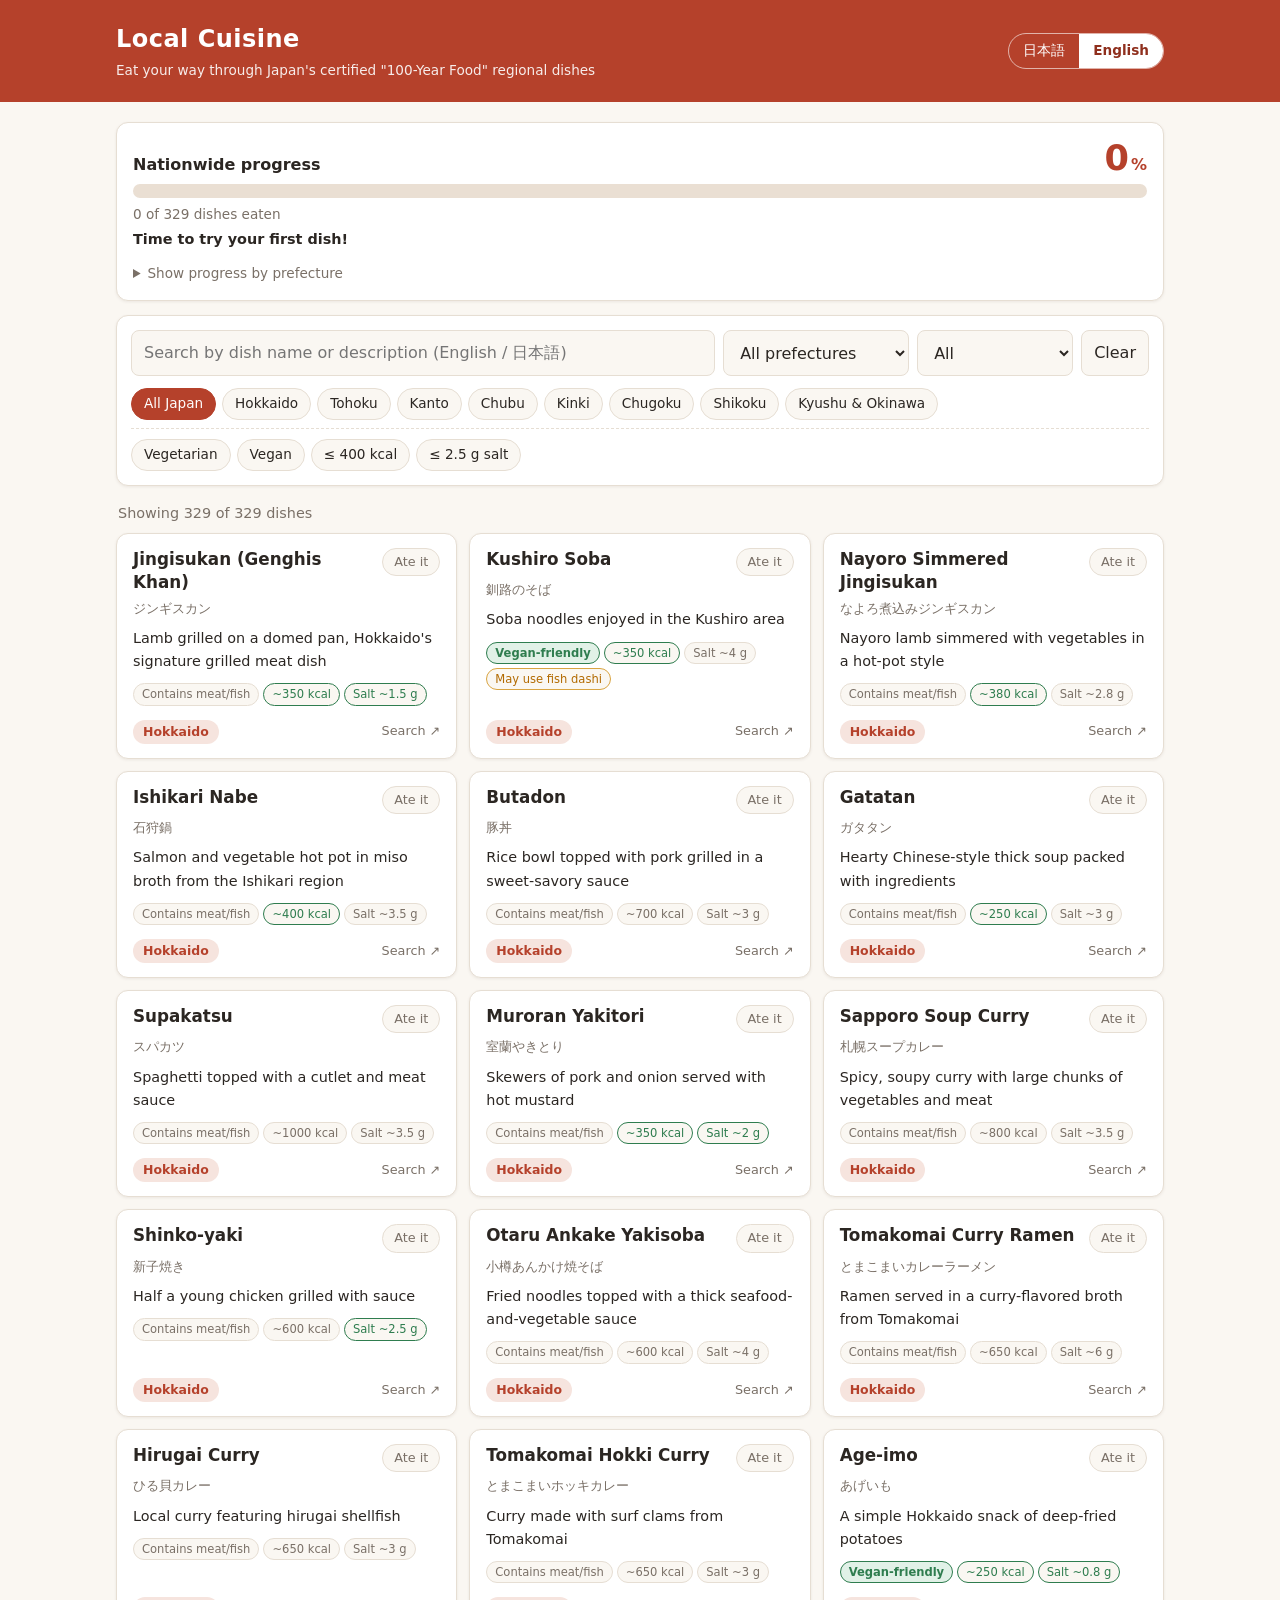
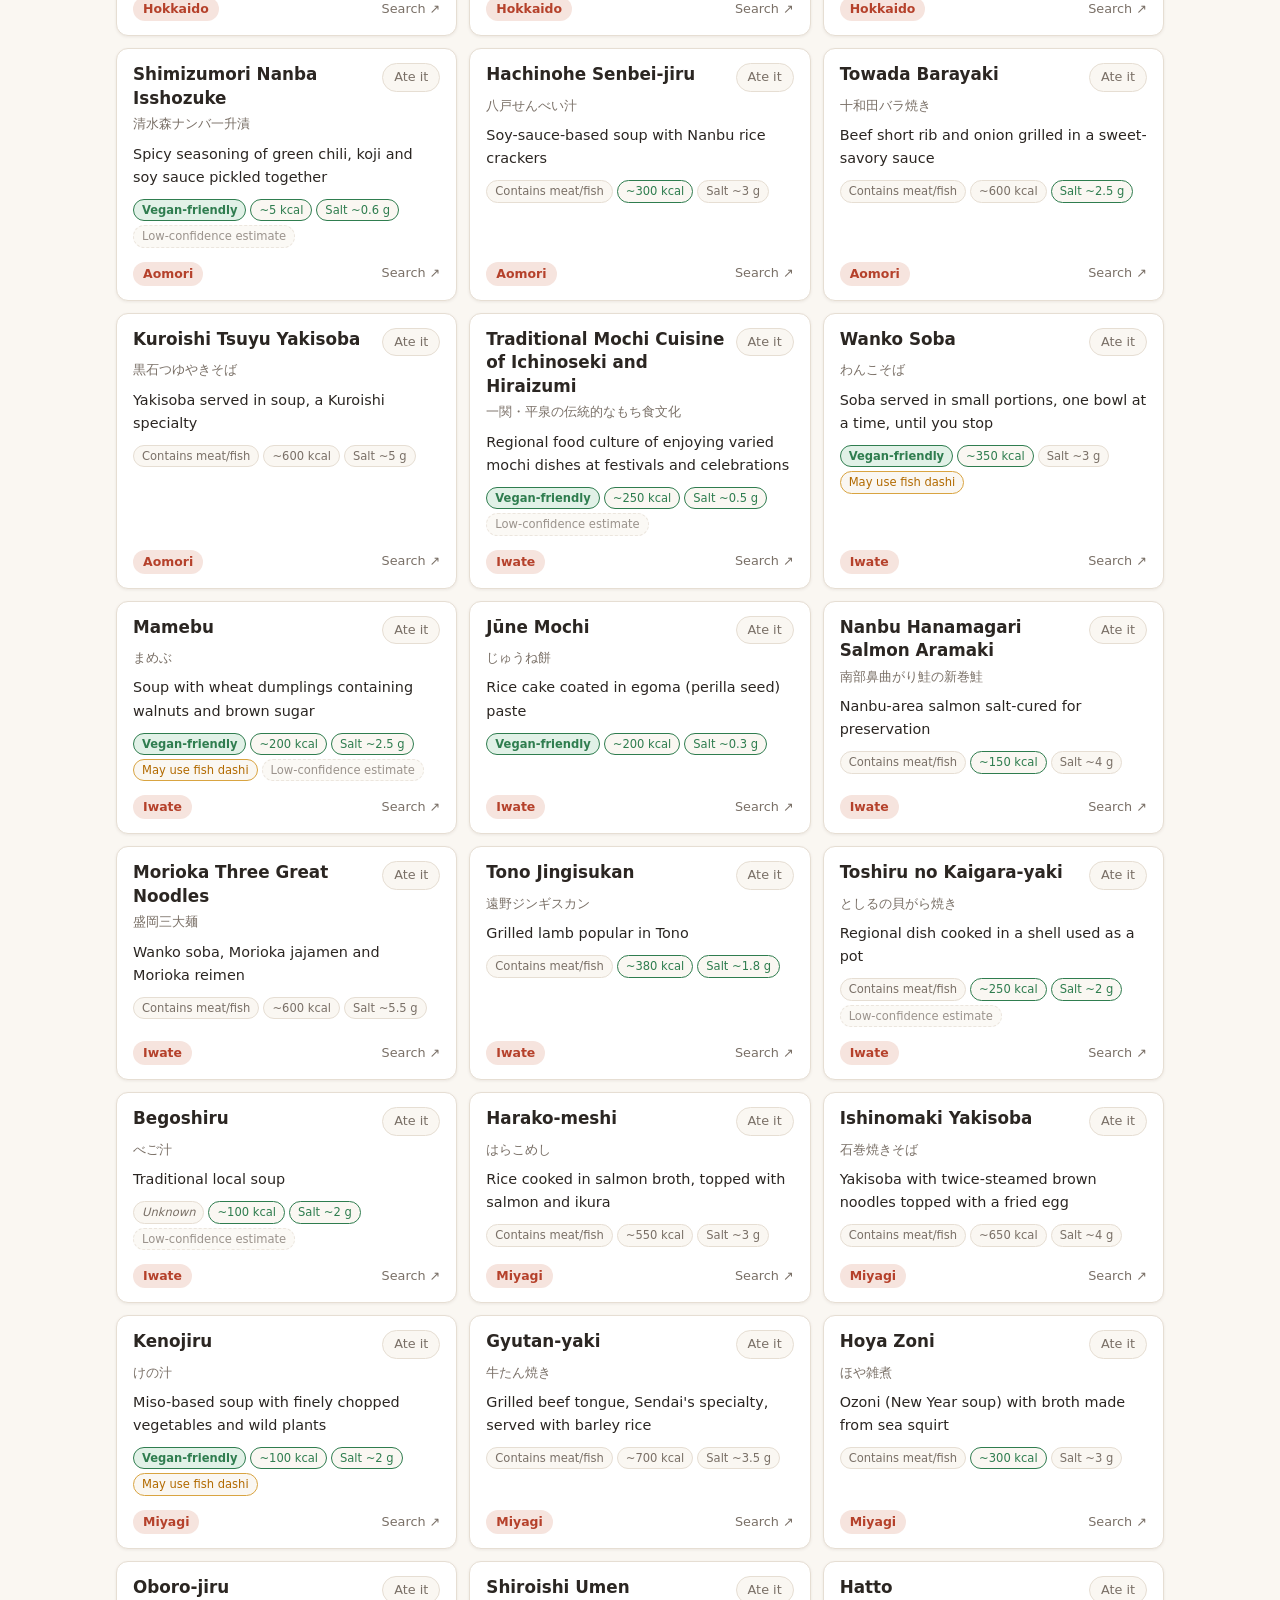
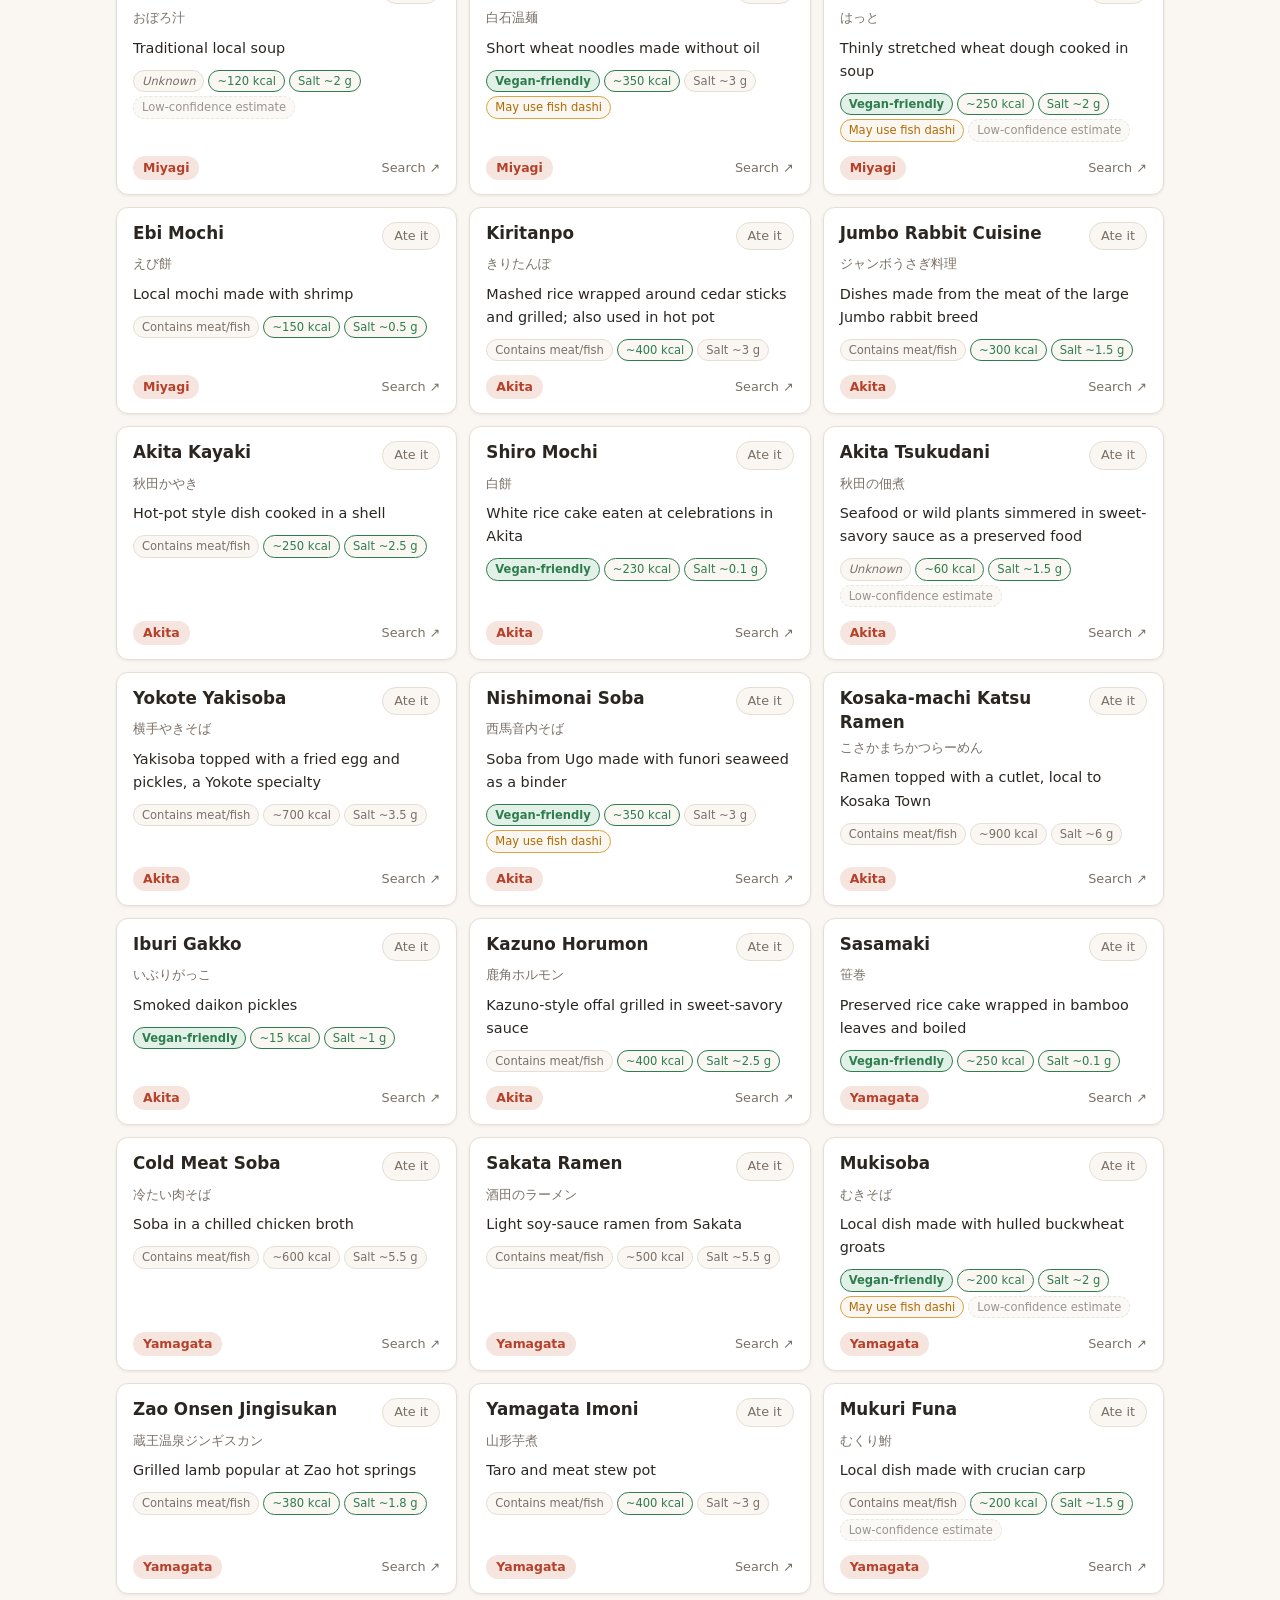
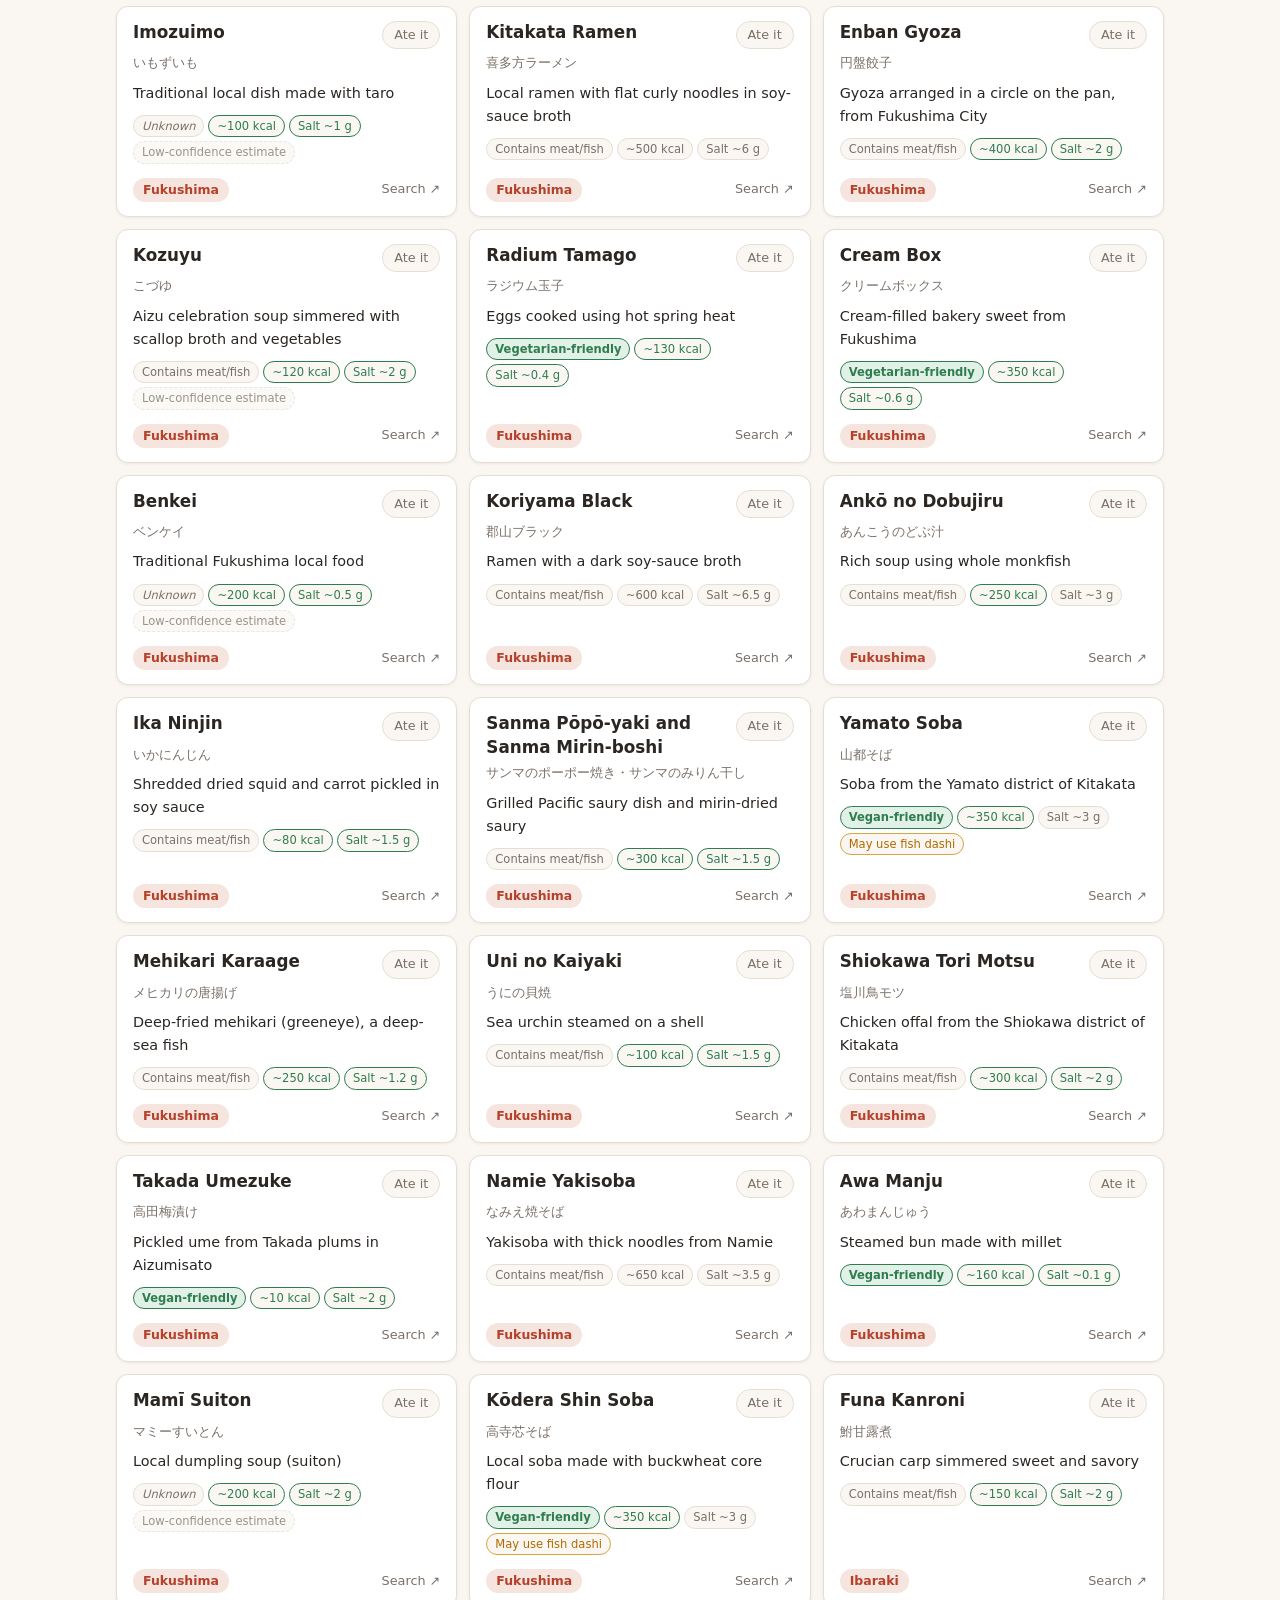
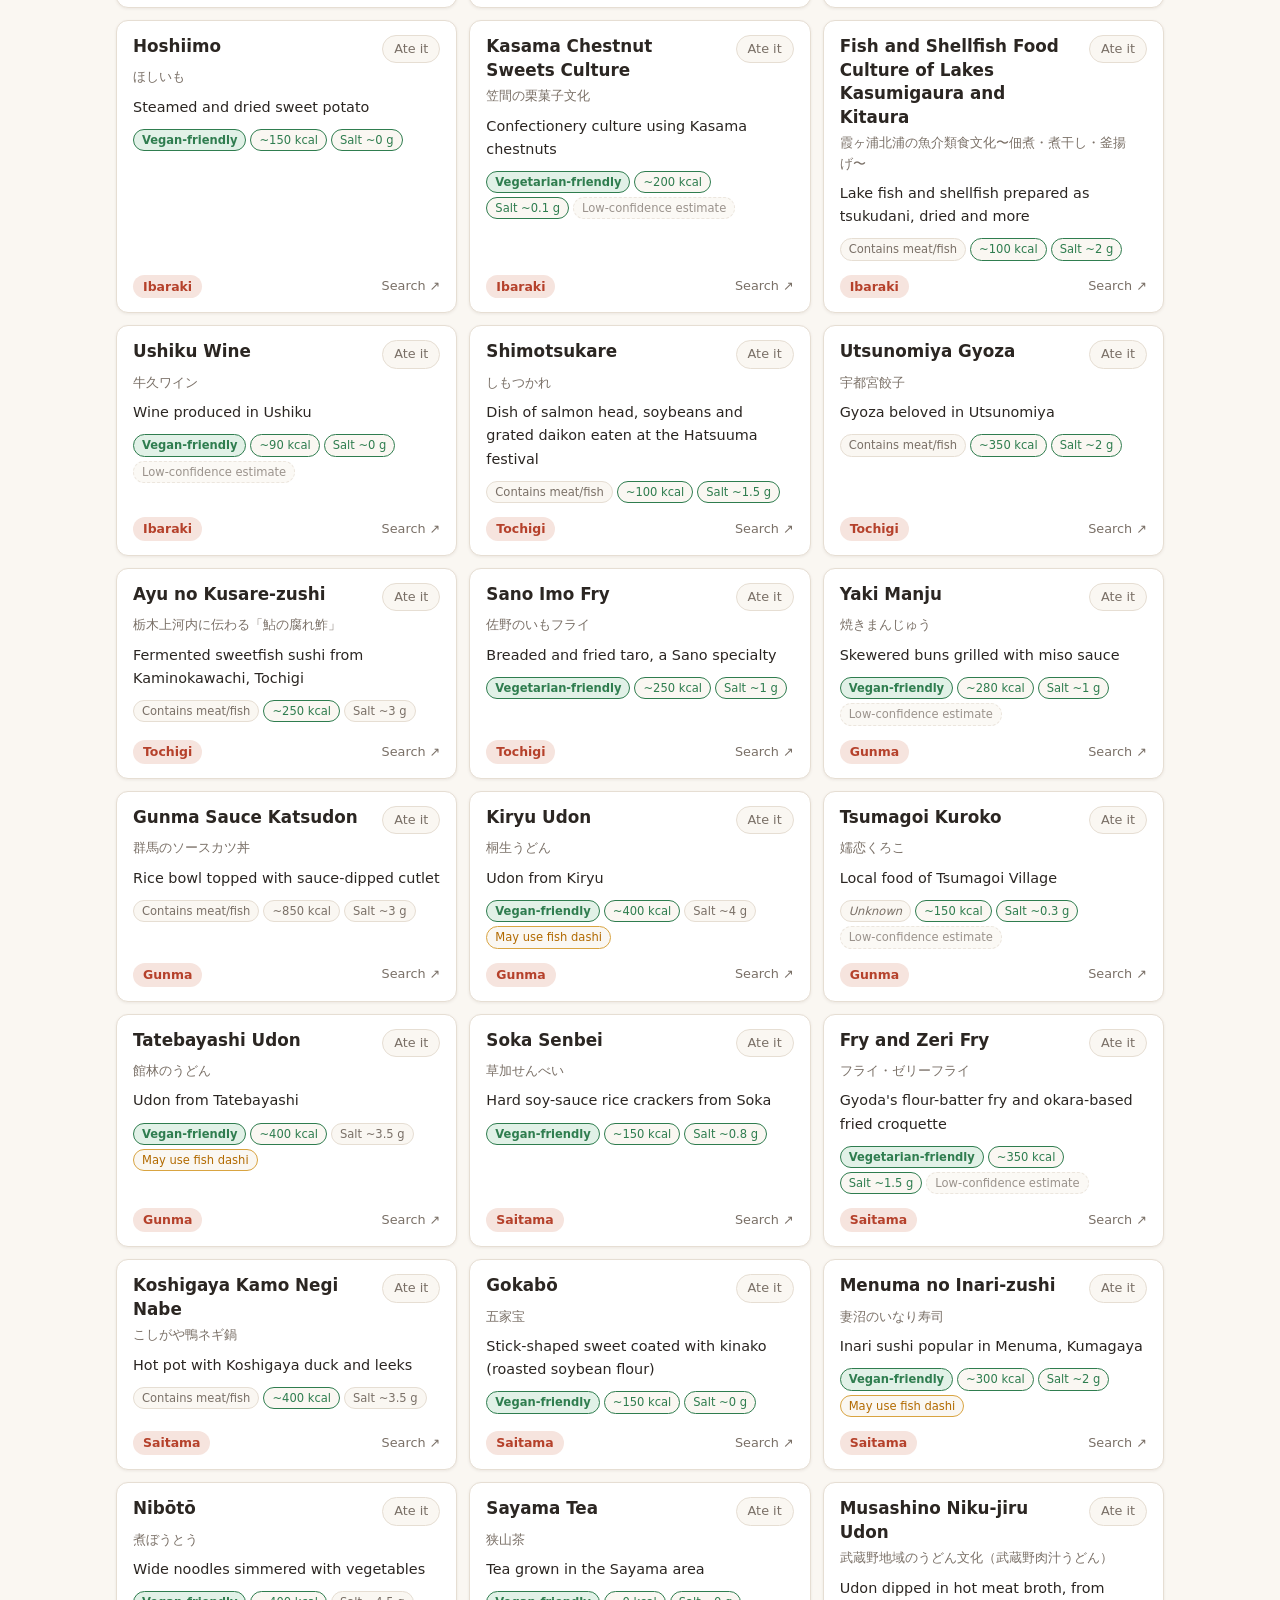
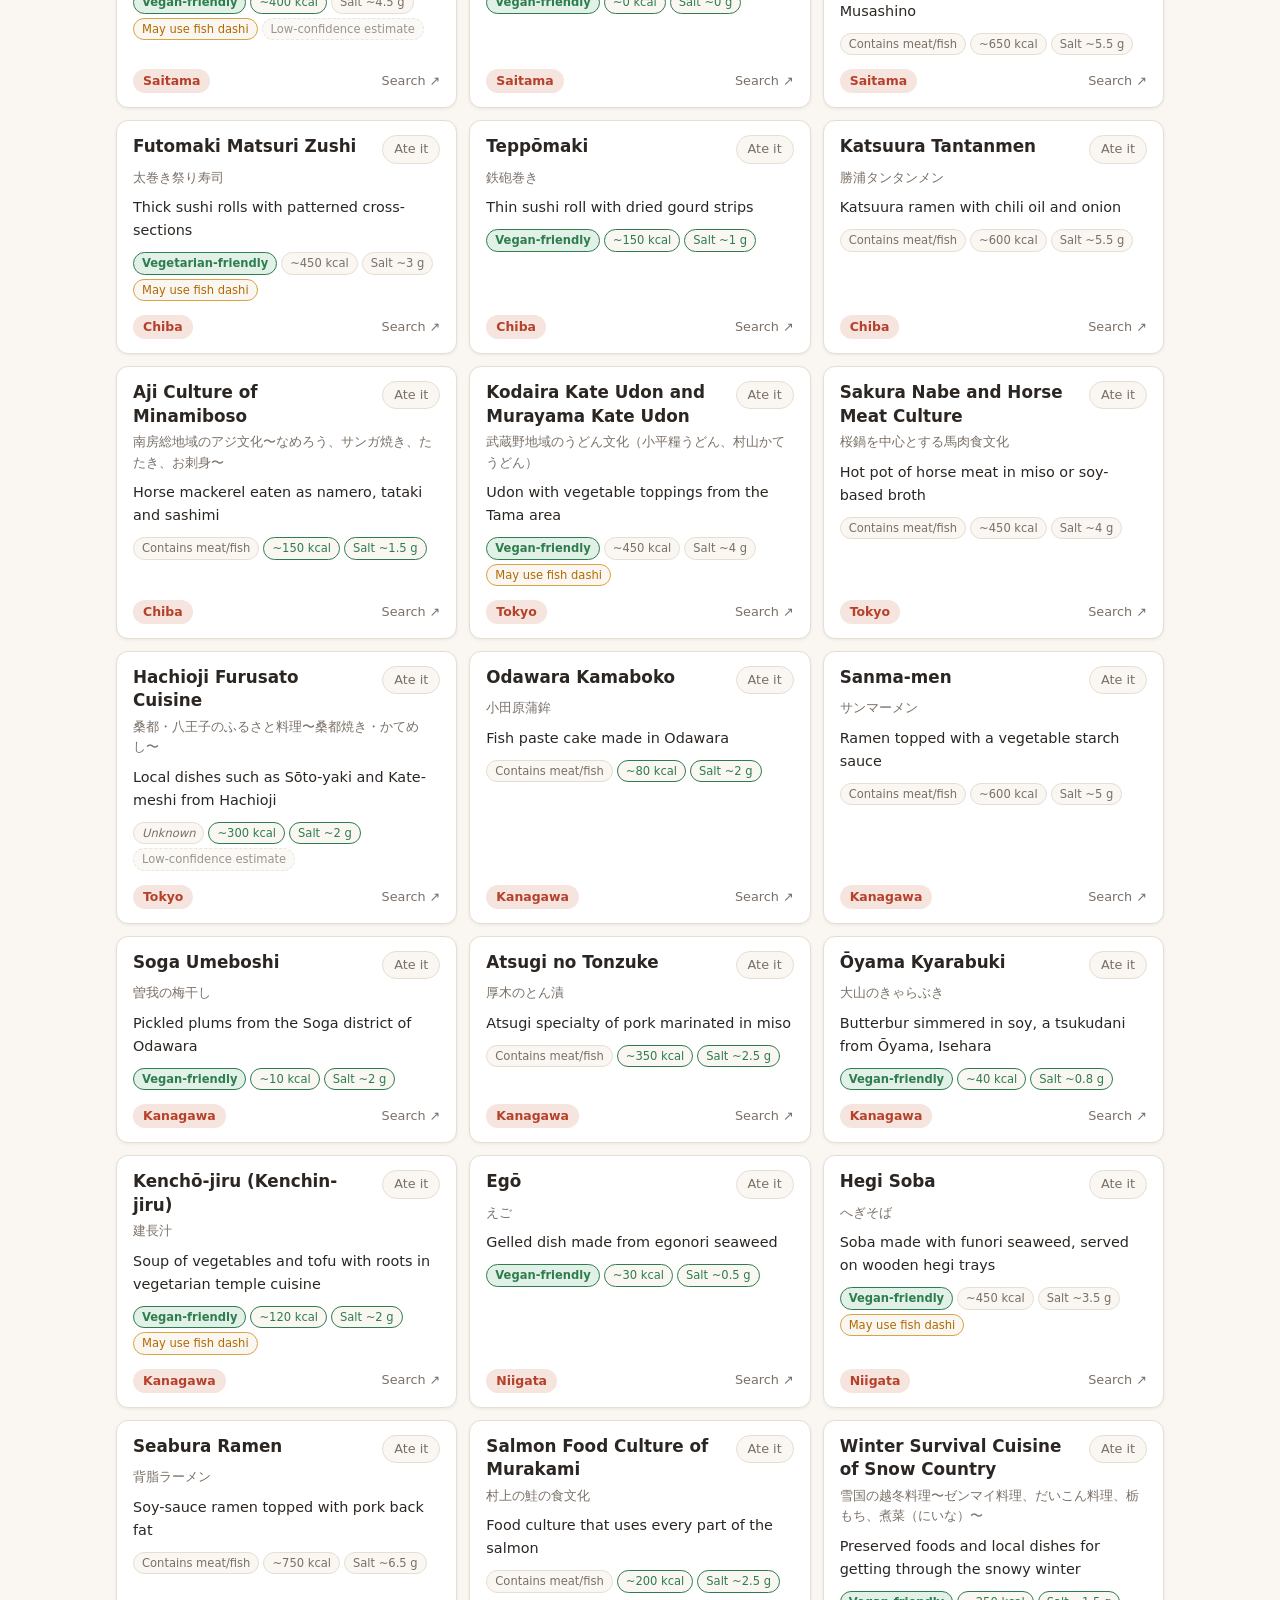
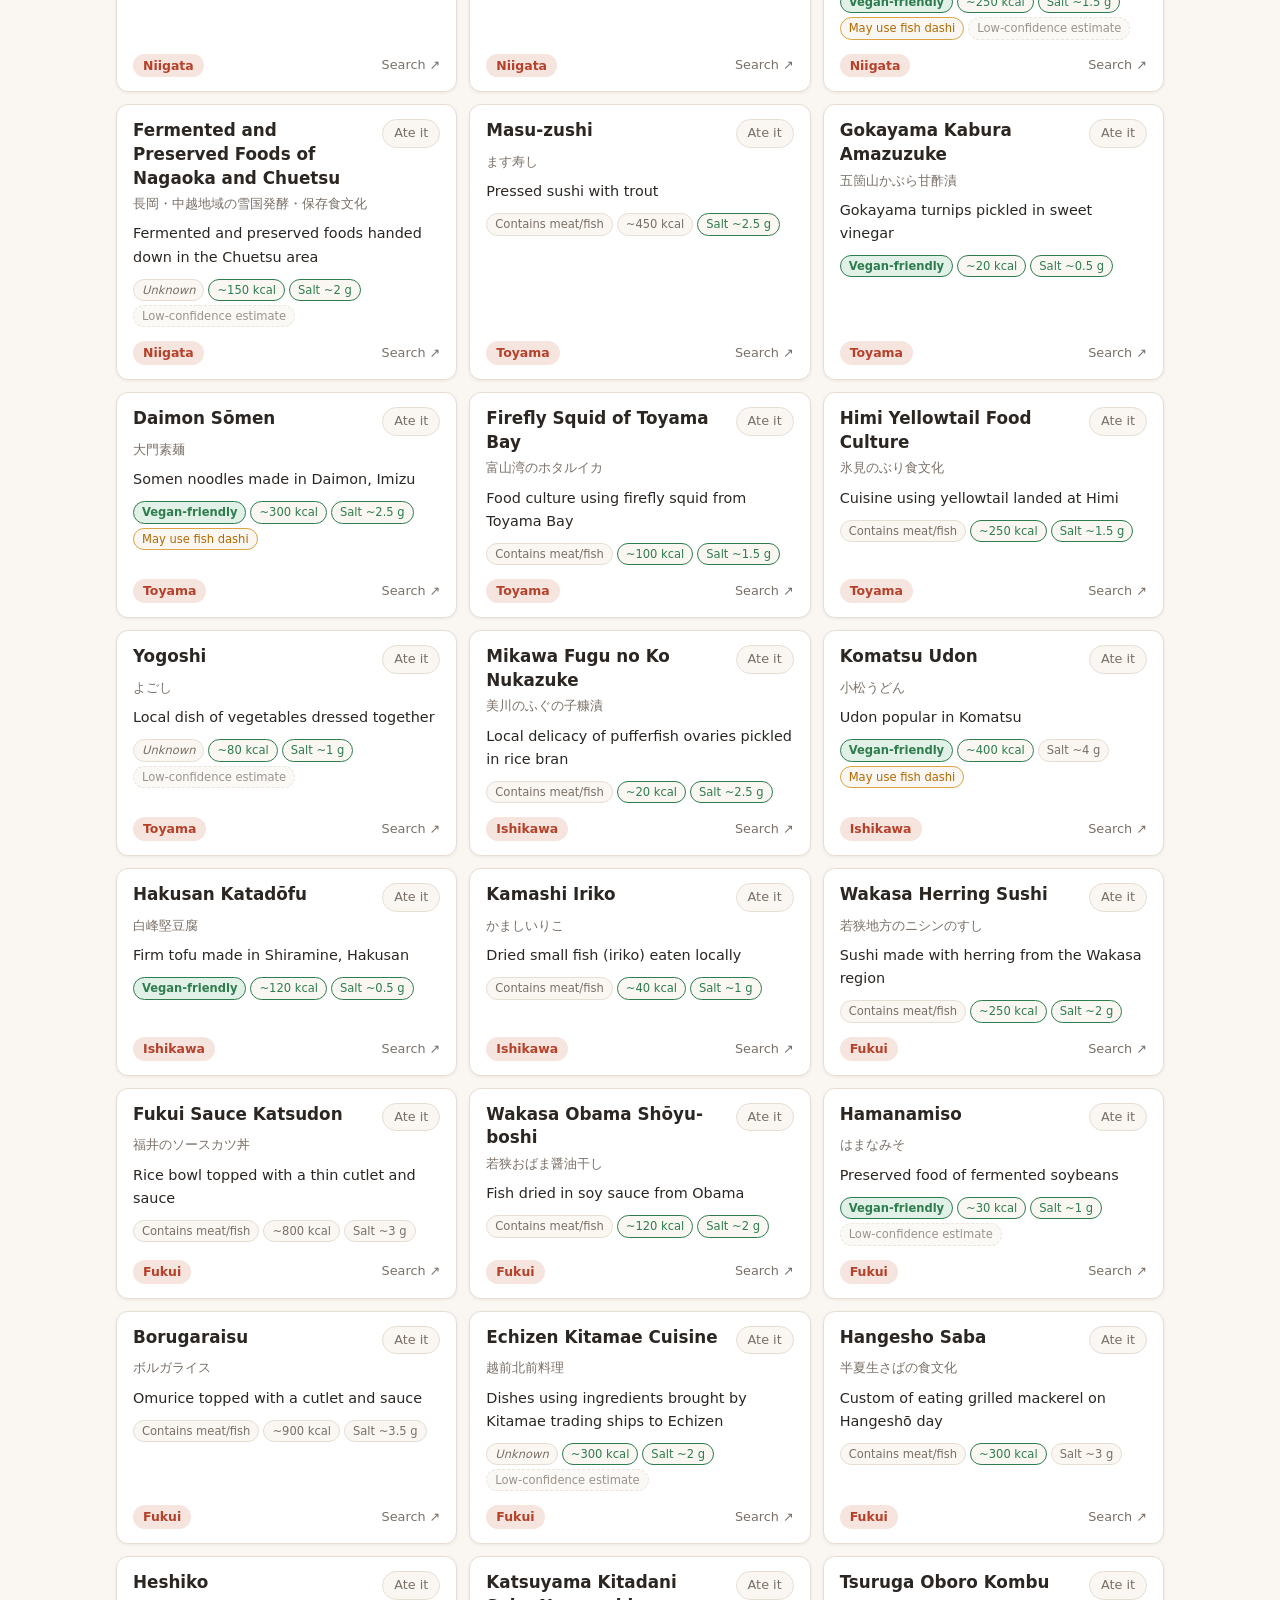
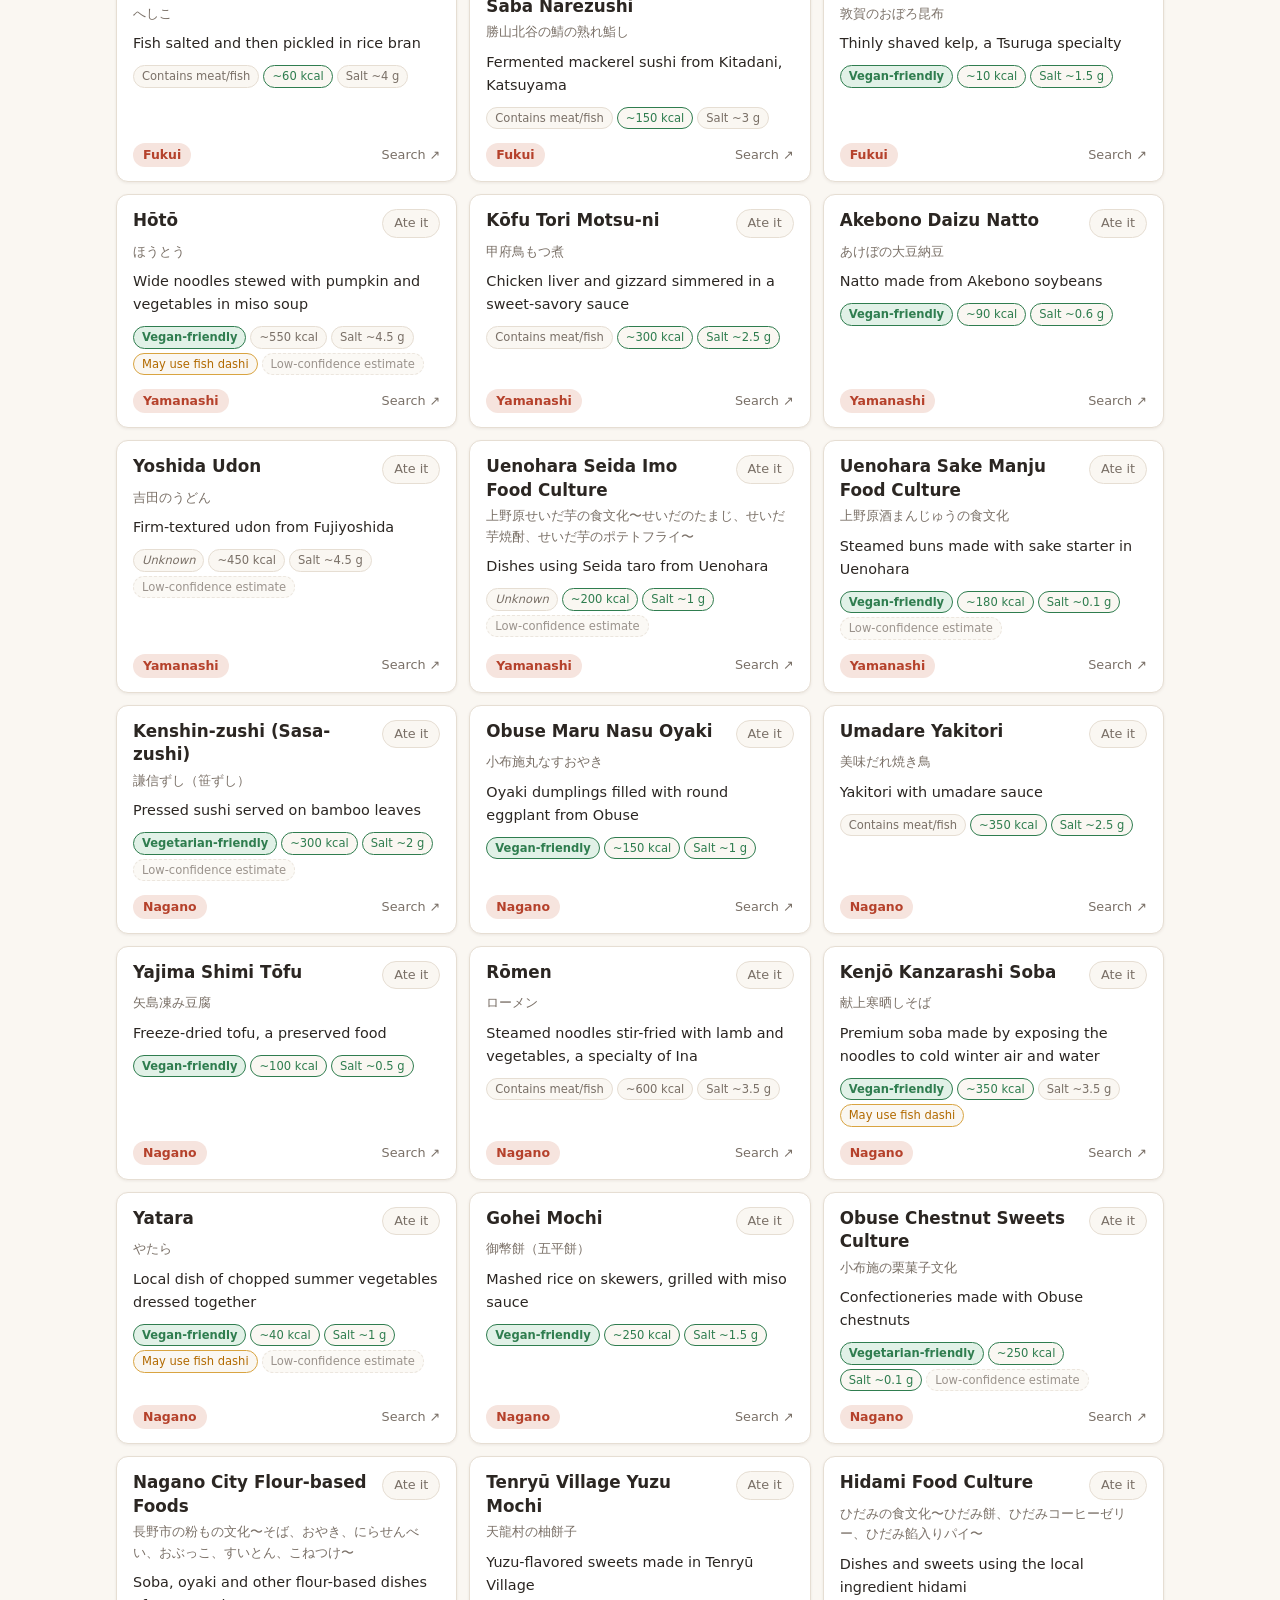
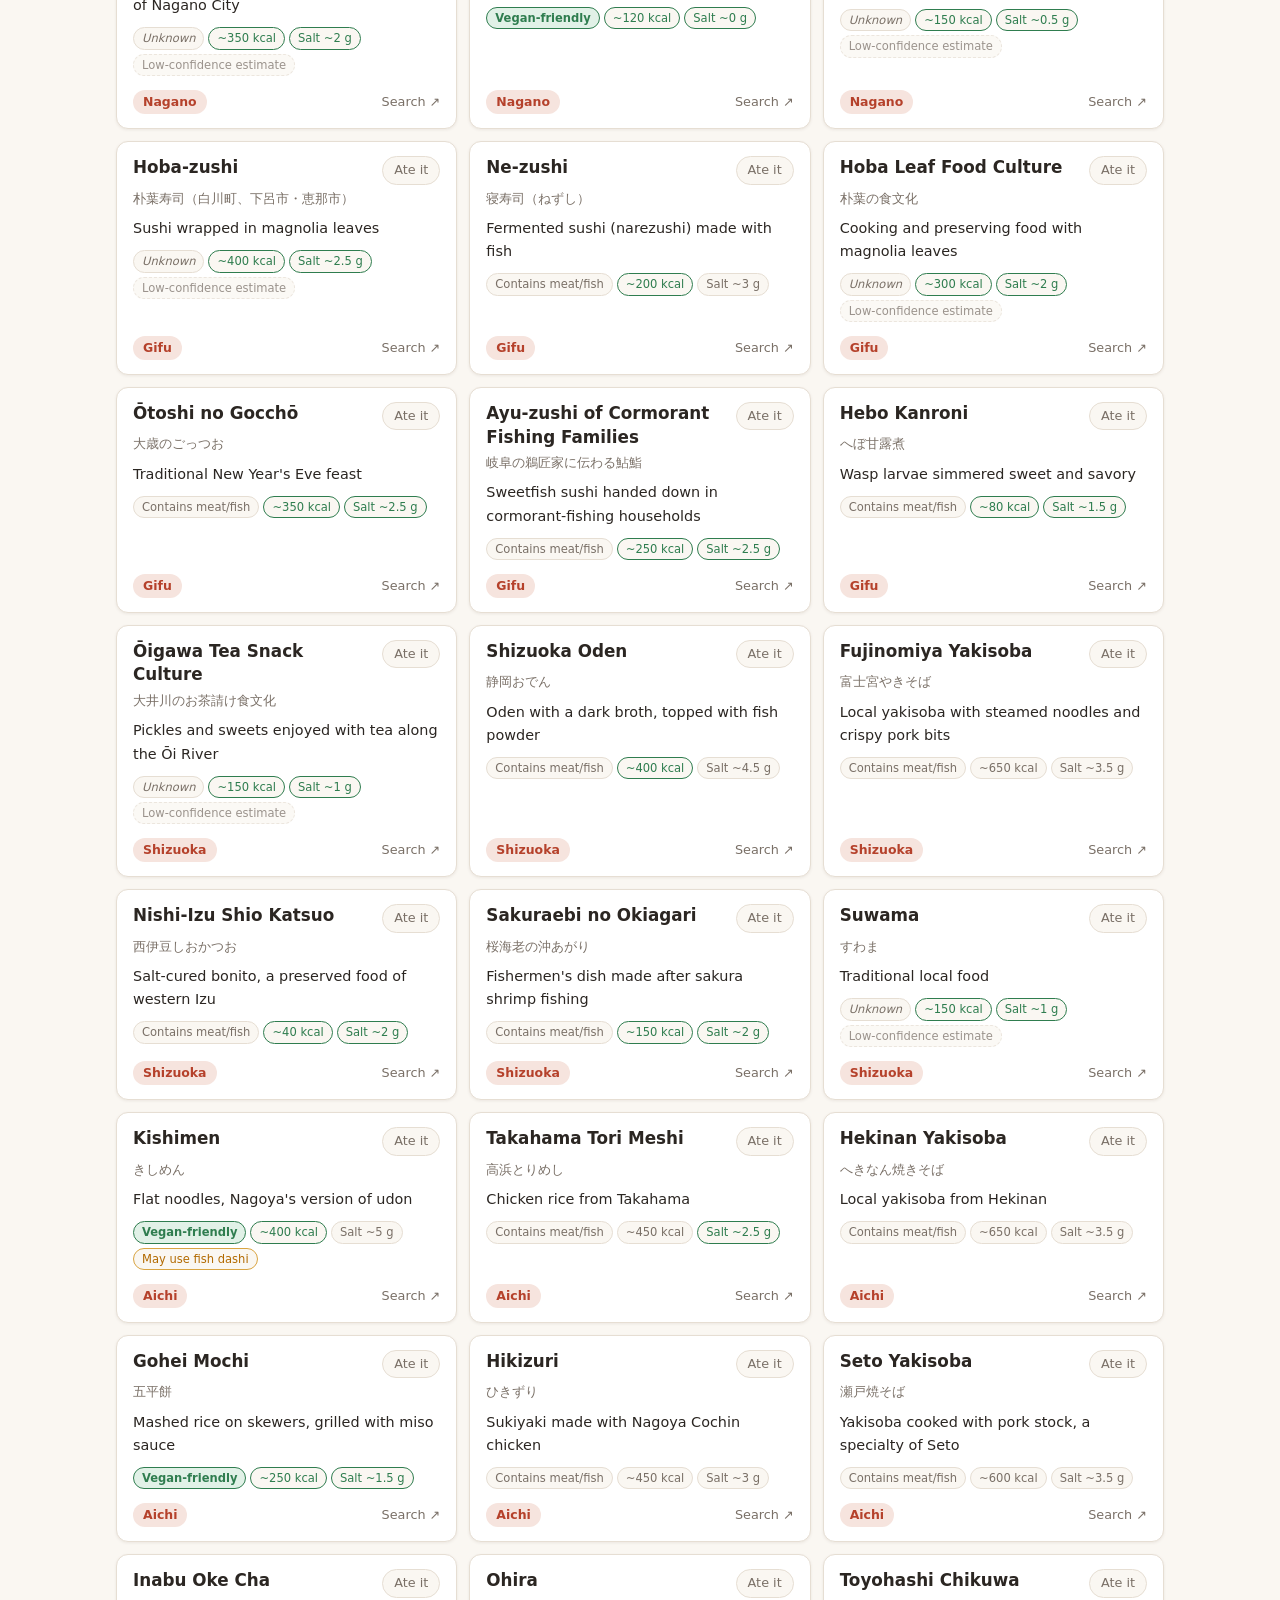
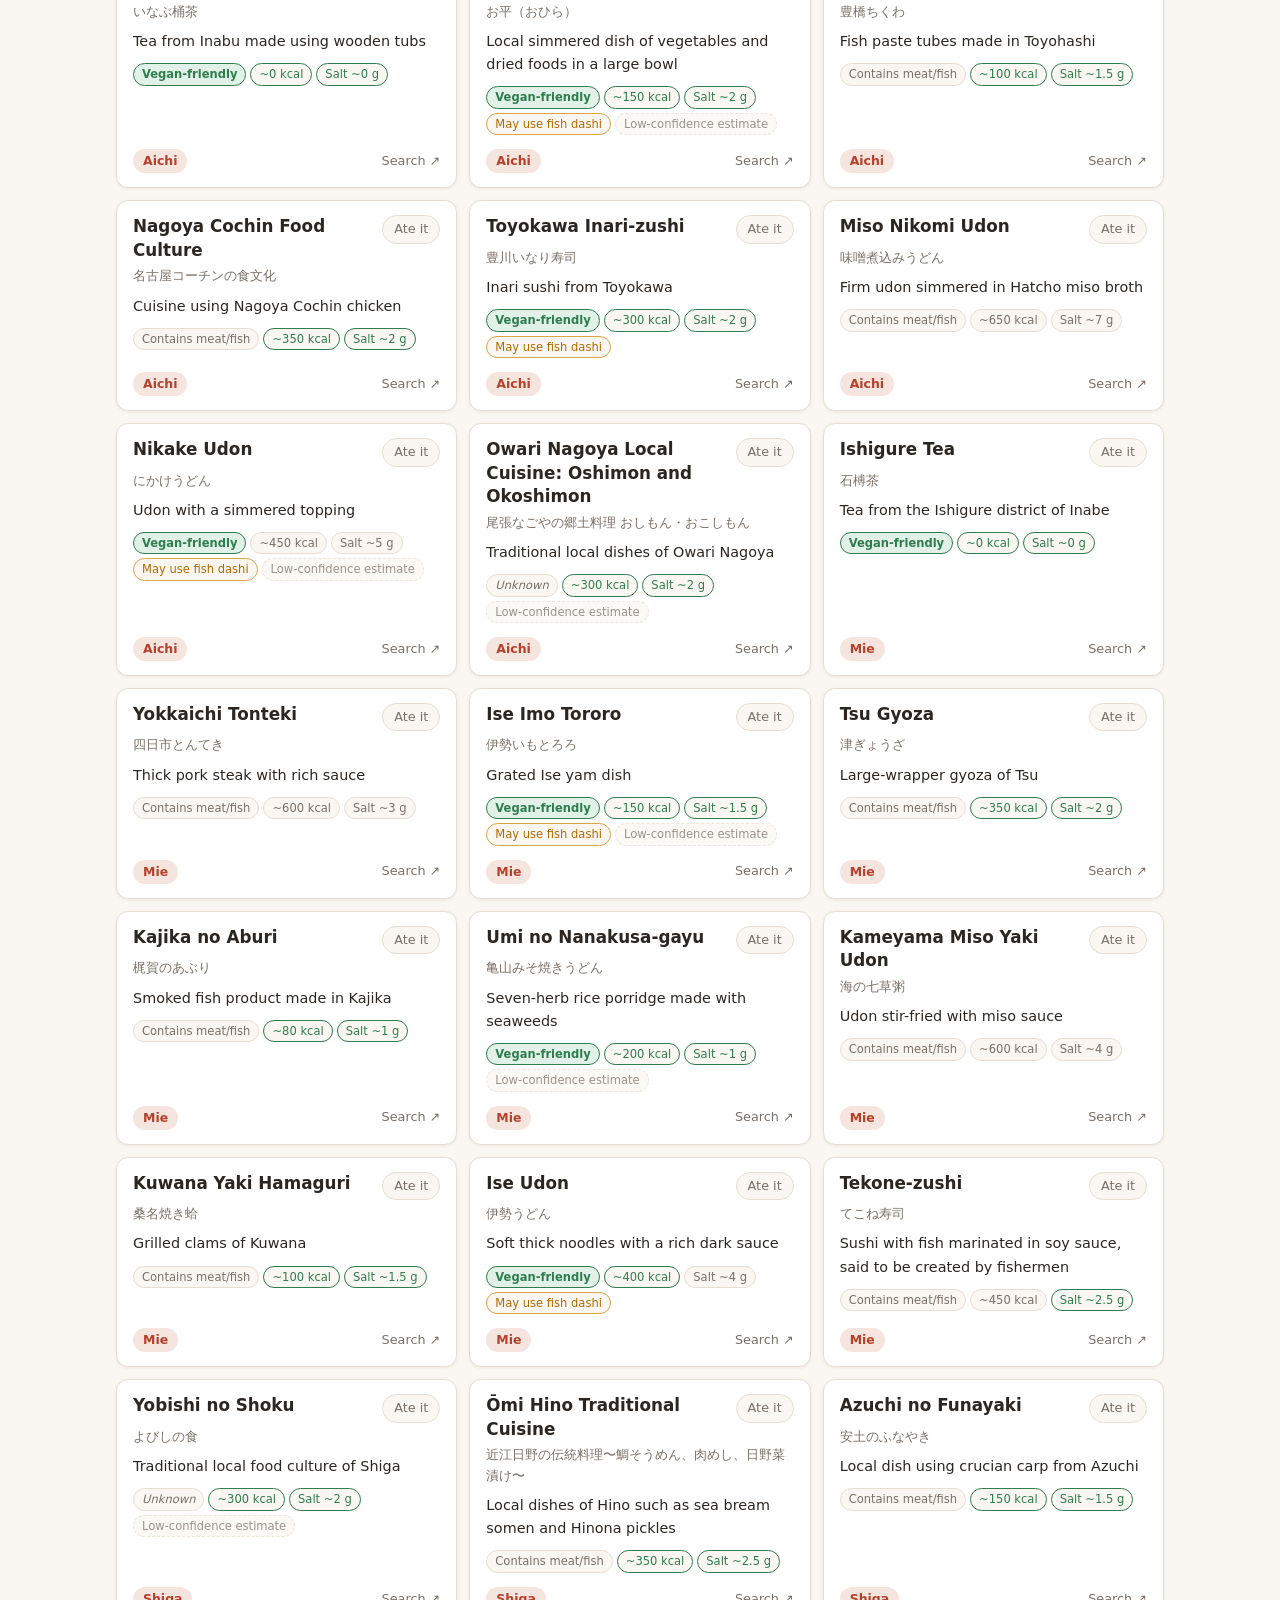
<file: index.html>
<!DOCTYPE html>
<html lang="ja">
<head>
  <meta charset="UTF-8">
  <meta name="viewport" content="width=device-width, initial-scale=1">
  <title>Local Cuisine | 100年フード検索</title>
  <meta name="theme-color" content="#b5412b">
  <link rel="manifest" href="manifest.webmanifest">
  <link rel="icon" href="icon.svg" type="image/svg+xml">
  <link rel="apple-touch-icon" href="icon.svg">
  <link rel="stylesheet" href="style.css">
</head>
<body>
  <header class="site-header">
    <div class="header-inner">
      <div>
        <h1 id="title"></h1>
        <p id="subtitle" class="subtitle"></p>
      </div>
      <div class="lang-switch" role="group" aria-label="Language">
        <button type="button" data-lang="ja">日本語</button>
        <button type="button" data-lang="en">English</button>
      </div>
    </div>
  </header>

  <main>
    <section class="progress-panel" aria-labelledby="progTitle">
      <div class="prog-main">
        <div class="prog-head">
          <h2 id="progTitle"></h2>
          <p class="prog-pct"><span id="pOverallPct">0</span><small>%</small></p>
        </div>
        <div class="bar" role="progressbar" aria-valuemin="0" aria-valuemax="100" aria-valuenow="0" id="pOverallBarWrap">
          <div class="bar-fill" id="pOverallBar"></div>
        </div>
        <p class="prog-sub" id="pOverallCount"></p>
        <p class="prog-msg" id="pMsg"></p>
      </div>

      <div class="prog-scope" id="pScope" hidden>
        <div class="prog-head">
          <h3 id="pScopeLabel"></h3>
          <p class="prog-pct small"><span id="pScopePct">0</span><small>%</small></p>
        </div>
        <div class="bar thin" role="progressbar" aria-valuemin="0" aria-valuemax="100" aria-valuenow="0" id="pScopeBarWrap">
          <div class="bar-fill" id="pScopeBar"></div>
        </div>
        <p class="prog-sub" id="pScopeCount"></p>
      </div>

      <details class="pref-progress" id="prefProgress">
        <summary id="prefProgressSummary"></summary>
        <div id="prefProgressList" class="pref-list"></div>
      </details>
    </section>

    <section class="controls" aria-label="search">
      <div class="search-row">
        <input id="q" type="search" autocomplete="off">
        <select id="pref" aria-label="prefecture"></select>
        <select id="status" aria-label="status"></select>
        <button id="clear" type="button" class="ghost"></button>
      </div>
      <div id="regions" class="chips" role="group"></div>
      <div id="dietFilters" class="chips diet-chips" role="group"></div>
      <p id="dietNote" class="diet-note" hidden></p>
    </section>

    <p id="count" class="count" aria-live="polite"></p>
    <div id="results" class="grid"></div>
    <p id="empty" class="empty" hidden></p>
  </main>

  <footer class="site-footer">
    <p id="source"></p>
    <p><button id="resetEaten" type="button" class="link-btn"></button></p>
  </footer>

  <script src="data.js"></script>
  <script src="nutrition.js"></script>
  <script src="app.js"></script>
</body>
</html>
</file>
<file: style.css>
:root {
  --bg: #faf7f2;
  --surface: #ffffff;
  --text: #2b2622;
  --muted: #7a7067;
  --accent: #b5412b;
  --accent-soft: #f6e4de;
  --ok: #2f7d4f;
  --ok-soft: #e1f1e7;
  --track: #eadfd3;
  --border: #e6ded3;
  --shadow: 0 1px 3px rgba(60, 40, 20, .08);
}

@media (prefers-color-scheme: dark) {
  :root {
    --bg: #1c1a18;
    --surface: #27241f;
    --text: #efe9e1;
    --muted: #a39a8f;
    --accent: #e0775f;
    --accent-soft: #3b2a25;
    --ok: #6fcf97;
    --ok-soft: #22362a;
    --track: #3a352f;
    --border: #3a352f;
    --shadow: none;
  }
}

* { box-sizing: border-box; }

body {
  margin: 0;
  background: var(--bg);
  color: var(--text);
  font-family: "Hiragino Sans", "Noto Sans JP", "Yu Gothic", system-ui, -apple-system, "Segoe UI", sans-serif;
  line-height: 1.6;
}

.site-header { background: #b5412b; color: #fff; }
.header-inner {
  max-width: 1080px;
  margin: 0 auto;
  padding: 20px 16px;
  display: flex;
  justify-content: space-between;
  align-items: center;
  gap: 16px;
  flex-wrap: wrap;
}
h1 { margin: 0; font-size: 1.5rem; letter-spacing: .02em; }
.subtitle { margin: 2px 0 0; font-size: .85rem; opacity: .9; }

.lang-switch {
  display: inline-flex;
  border: 1px solid rgba(255, 255, 255, .6);
  border-radius: 999px;
  overflow: hidden;
}
.lang-switch button {
  border: 0;
  background: transparent;
  color: #fff;
  padding: 6px 14px;
  font: inherit;
  font-size: .85rem;
  cursor: pointer;
}
.lang-switch button[aria-pressed="true"] {
  background: #fff;
  color: #8f2f1d;
  font-weight: 600;
}

main {
  max-width: 1080px;
  margin: 0 auto;
  padding: 20px 16px 8px;
}

/* ---- Progress ---- */
.progress-panel {
  background: var(--surface);
  border: 1px solid var(--border);
  border-radius: 12px;
  padding: 16px;
  box-shadow: var(--shadow);
  margin-bottom: 14px;
}
.prog-head {
  display: flex;
  justify-content: space-between;
  align-items: baseline;
  gap: 12px;
}
.prog-head h2, .prog-head h3 { margin: 0; font-size: 1rem; }
.prog-head h3 { font-size: .9rem; }
.prog-pct {
  margin: 0;
  font-size: 2.2rem;
  font-weight: 700;
  color: var(--accent);
  line-height: 1.1;
  font-variant-numeric: tabular-nums;
}
.prog-pct small { font-size: 1rem; margin-left: 2px; }
.prog-pct.small { font-size: 1.3rem; }

.bar {
  height: 14px;
  background: var(--track);
  border-radius: 999px;
  overflow: hidden;
  margin-top: 6px;
}
.bar.thin { height: 8px; }
.bar-fill {
  height: 100%;
  width: 0;
  background: linear-gradient(90deg, #e0775f, #b5412b);
  border-radius: 999px;
  transition: width .35s ease;
}
.bar-fill.done { background: linear-gradient(90deg, #6fcf97, #2f7d4f); }

.prog-sub { margin: 6px 0 0; font-size: .85rem; color: var(--muted); }
.prog-msg { margin: 2px 0 0; font-size: .9rem; font-weight: 600; }

.prog-scope {
  margin-top: 14px;
  padding-top: 12px;
  border-top: 1px dashed var(--border);
}

.pref-progress { margin-top: 12px; }
.pref-progress summary {
  cursor: pointer;
  font-size: .85rem;
  color: var(--muted);
}
.pref-list {
  display: grid;
  grid-template-columns: repeat(auto-fill, minmax(170px, 1fr));
  gap: 6px;
  margin-top: 10px;
}
.pref-item {
  text-align: left;
  border: 1px solid var(--border);
  background: var(--bg);
  color: var(--text);
  border-radius: 8px;
  padding: 6px 10px;
  font: inherit;
  font-size: .8rem;
  cursor: pointer;
}
.pref-item:hover { border-color: var(--accent); }
.pref-item .row { display: flex; justify-content: space-between; gap: 6px; }
.pref-item .row b { font-variant-numeric: tabular-nums; }
.pref-item .bar { height: 5px; margin-top: 4px; }
.pref-item.done { border-color: var(--ok); }

/* ---- Controls ---- */
.controls {
  background: var(--surface);
  border: 1px solid var(--border);
  border-radius: 12px;
  padding: 14px;
  box-shadow: var(--shadow);
}
.search-row {
  display: grid;
  grid-template-columns: 1fr auto auto auto;
  gap: 8px;
}
.search-row input,
.search-row select,
button.ghost {
  font: inherit;
  padding: 9px 12px;
  border: 1px solid var(--border);
  border-radius: 8px;
  background: var(--bg);
  color: var(--text);
  min-width: 0;
}
.search-row input:focus,
.search-row select:focus,
.chip:focus-visible,
button:focus-visible {
  outline: 2px solid var(--accent);
  outline-offset: 1px;
}
button.ghost { cursor: pointer; }
button.ghost:hover { border-color: var(--accent); }

.chips {
  display: flex;
  flex-wrap: wrap;
  gap: 6px;
  margin-top: 12px;
}
.chip {
  border: 1px solid var(--border);
  background: var(--bg);
  color: var(--text);
  border-radius: 999px;
  padding: 4px 12px;
  font: inherit;
  font-size: .85rem;
  cursor: pointer;
}
.chip:hover { border-color: var(--accent); }
.chip[aria-pressed="true"] {
  background: var(--accent);
  border-color: var(--accent);
  color: #fff;
}

.count {
  margin: 16px 2px 8px;
  color: var(--muted);
  font-size: .9rem;
}

/* ---- Cards ---- */
.grid {
  display: grid;
  grid-template-columns: repeat(auto-fill, minmax(280px, 1fr));
  gap: 12px;
}
.card {
  background: var(--surface);
  border: 1px solid var(--border);
  border-radius: 12px;
  padding: 14px 16px;
  box-shadow: var(--shadow);
  display: flex;
  flex-direction: column;
  gap: 6px;
  transition: border-color .2s, background .2s;
}
.card.eaten {
  border-color: var(--ok);
  background: linear-gradient(0deg, var(--ok-soft), var(--ok-soft)), var(--surface);
}
.card-top {
  display: flex;
  justify-content: space-between;
  align-items: flex-start;
  gap: 10px;
}
.card h2 {
  margin: 0;
  font-size: 1.05rem;
  line-height: 1.4;
}
.card .alt {
  margin: -2px 0 0;
  font-size: .8rem;
  color: var(--muted);
}
.card .desc {
  margin: 2px 0 0;
  font-size: .9rem;
}
.eat-btn {
  flex: none;
  display: inline-flex;
  align-items: center;
  gap: 4px;
  border: 1px solid var(--border);
  background: var(--bg);
  color: var(--muted);
  border-radius: 999px;
  padding: 3px 11px;
  font: inherit;
  font-size: .8rem;
  cursor: pointer;
  white-space: nowrap;
}
.eat-btn:hover { border-color: var(--ok); color: var(--ok); }
.eat-btn[aria-pressed="true"] {
  background: var(--ok);
  border-color: var(--ok);
  color: #fff;
  font-weight: 600;
}
.card .foot {
  margin-top: auto;
  padding-top: 8px;
  display: flex;
  justify-content: space-between;
  align-items: center;
  gap: 8px;
}
.badge {
  background: var(--accent-soft);
  color: var(--accent);
  border: 0;
  border-radius: 999px;
  padding: 2px 10px;
  font: inherit;
  font-size: .78rem;
  font-weight: 600;
  cursor: pointer;
}
.badge:hover { text-decoration: underline; }
.card a {
  font-size: .8rem;
  color: var(--muted);
  text-decoration: none;
}
.card a:hover { color: var(--accent); text-decoration: underline; }

.empty {
  text-align: center;
  color: var(--muted);
  padding: 40px 0;
}

.site-footer {
  max-width: 1080px;
  margin: 0 auto;
  padding: 16px;
  color: var(--muted);
  font-size: .8rem;
}
.link-btn {
  background: none;
  border: 0;
  padding: 0;
  color: var(--muted);
  font: inherit;
  text-decoration: underline;
  cursor: pointer;
}
.link-btn:hover { color: var(--accent); }

@media (max-width: 560px) {
  .search-row { grid-template-columns: 1fr 1fr; }
  .search-row input { grid-column: 1 / -1; }
  h1 { font-size: 1.25rem; }
  .prog-pct { font-size: 1.9rem; }
}

@media (prefers-reduced-motion: reduce) {
  .bar-fill, .card { transition: none; }
}

/* ---- Diet / nutrition filters & tags ---- */
.diet-chips { margin-top: 8px; padding-top: 10px; border-top: 1px dashed var(--border); }
.diet-chip[aria-pressed="true"] {
  background: var(--ok);
  border-color: var(--ok);
}
.diet-note {
  margin: 10px 0 0;
  font-size: .78rem;
  color: var(--muted);
  line-height: 1.5;
}
.meta {
  display: flex;
  flex-wrap: wrap;
  gap: 4px;
  margin-top: 4px;
}
.tag {
  font-size: .72rem;
  padding: 1px 8px;
  border-radius: 999px;
  border: 1px solid var(--border);
  color: var(--muted);
  background: var(--bg);
}
.tag.ok { color: var(--ok); border-color: var(--ok); }
.tag.diet-V, .tag.diet-T { background: var(--ok-soft); color: var(--ok); border-color: var(--ok); font-weight: 600; }
.tag.diet-U { font-style: italic; }
.tag.warn { color: #b26a00; border-color: #d9a441; }
.tag.faint { opacity: .75; border-style: dashed; }
@media (prefers-color-scheme: dark) { .tag.warn { color: #e8b75a; } }
</file>
